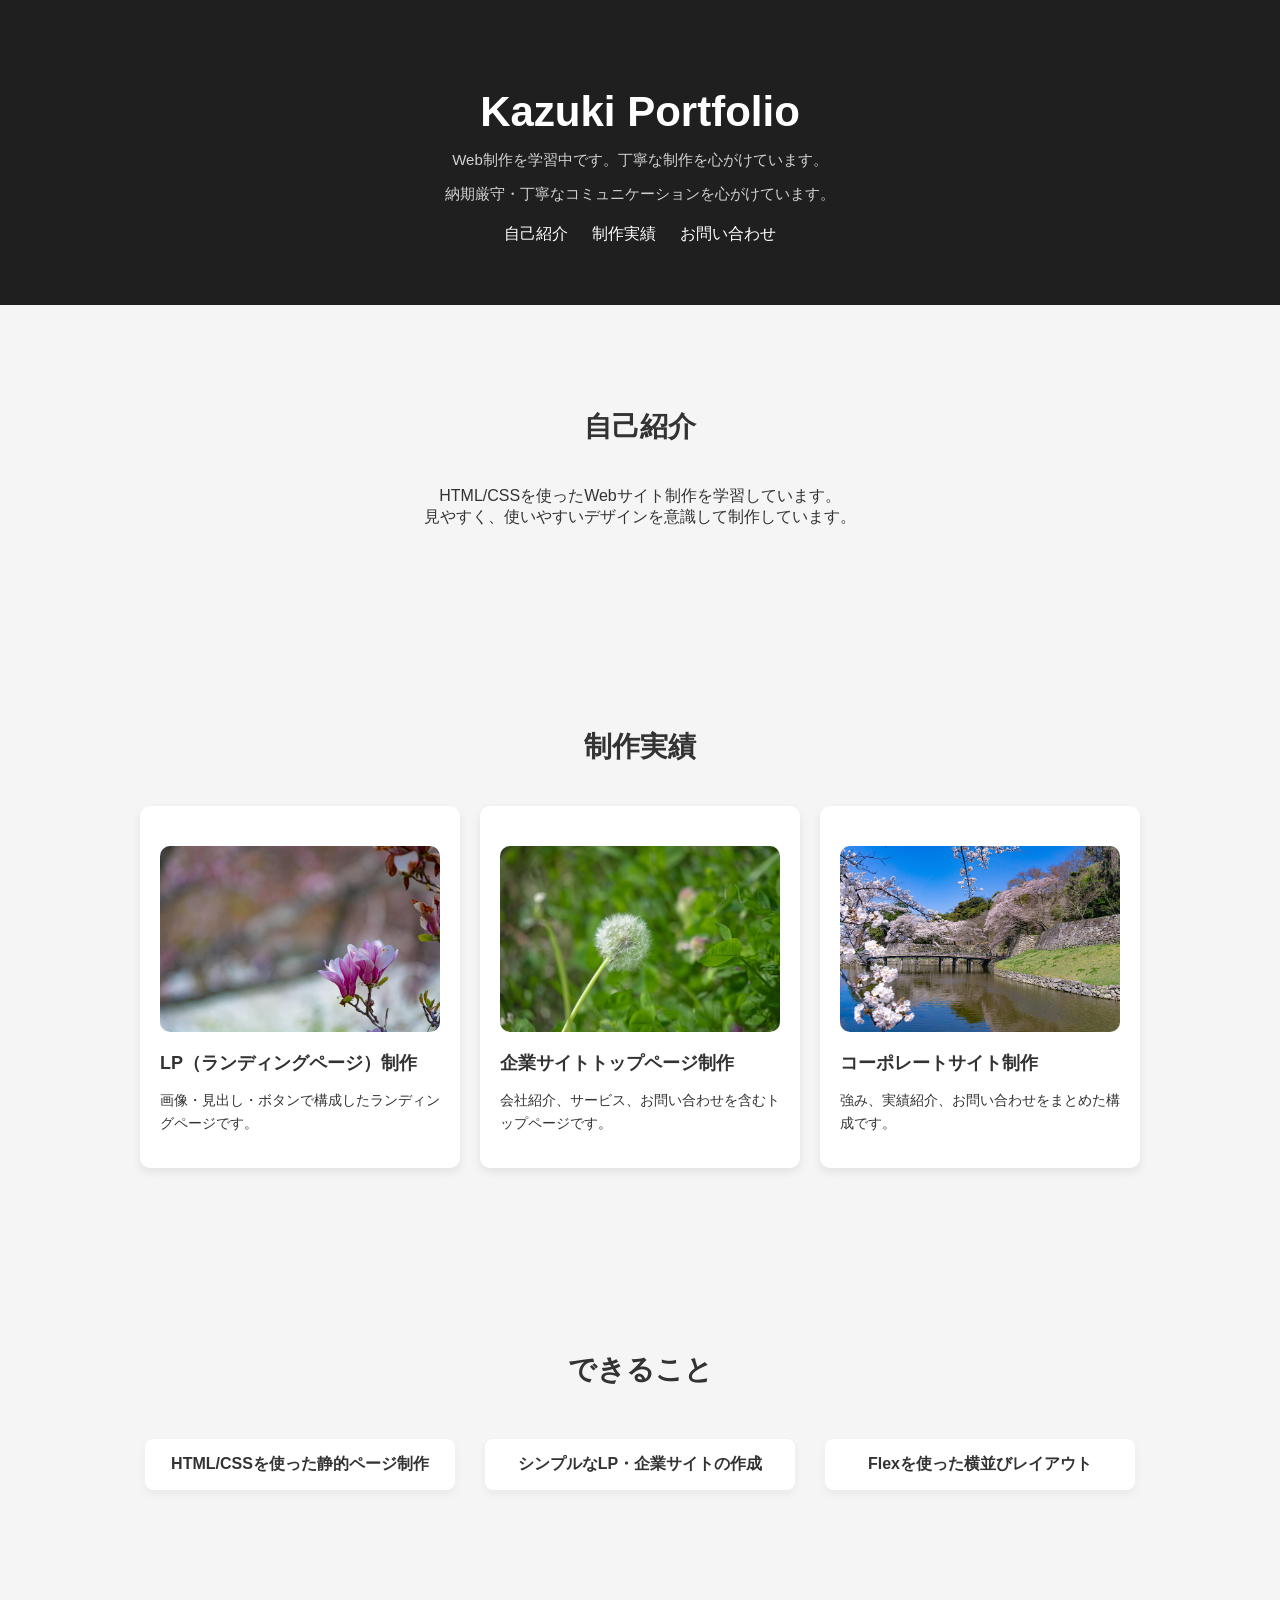
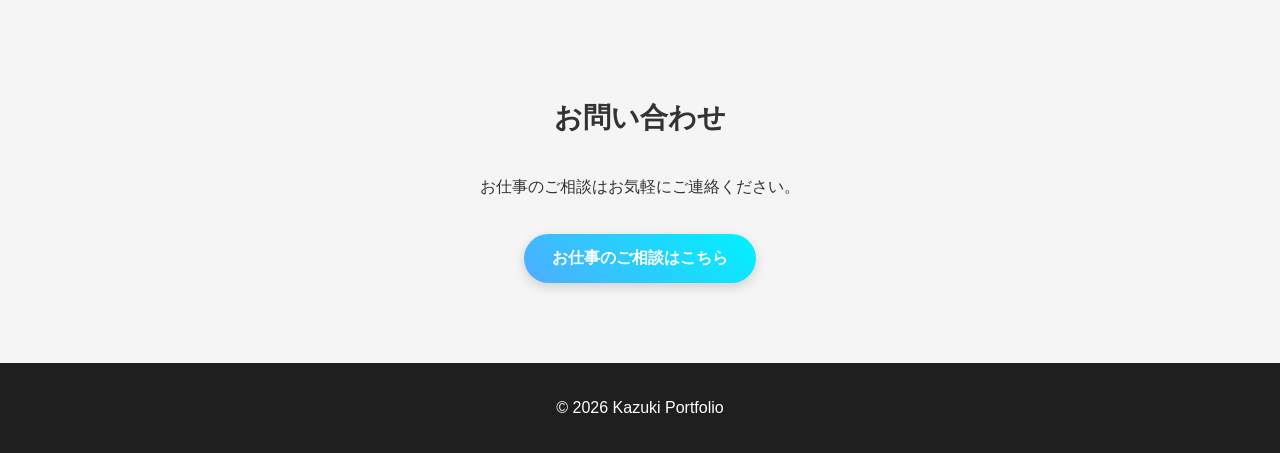
<file: index.html>
<!DOCTYPE html>
<html lang="ja">
<head>
  <meta charset="UTF-8">
  <title>Portfolio</title>
  <link rel="stylesheet" href="style.css">
</head>
<body>

<header>
  <div class="container">
    <h1>Kazuki Portfolio</h1>
    <p>Web制作を学習中です。丁寧な制作を心がけています。</p>
    <p>納期厳守・丁寧なコミュニケーションを心がけています。</p>

    <nav>
      <a href="#profile">自己紹介</a>
      <a href="#works">制作実績</a>
      <a href="#contact">お問い合わせ</a>
    </nav>
  </div>
</header>

<main>
  <section class="profile" id="profile">
    <div class="container">
      <h2>自己紹介</h2>
      <p>
        HTML/CSSを使ったWebサイト制作を学習しています。<br>
        見やすく、使いやすいデザインを意識して制作しています。
      </p>
    </div>
  </section>

  <section class="works" id="works">
    <div class="container">
      <h2>制作実績</h2>
      <div class="works-list">

        <div class="work-card">
          <a href="lp.html">
            <img src="zubotty202sDSC_0005-h_TP_V4.jpg" alt="LP制作">
          </a>
          <h3>LP（ランディングページ）制作</h3>
          <p>画像・見出し・ボタンで構成したランディングページです。</p>
        </div>

        <div class="work-card">
          <a href="company.html">
            <img src="rinmon629-9584_TP_V4.jpg" alt="企業サイトトップページ制作">
          </a>
          <h3>企業サイトトップページ制作</h3>
          <p>会社紹介、サービス、お問い合わせを含むトップページです。</p>
        </div>

        <div class="work-card">
          <a href="business.html">
            <img src="zubotty2328_1DSC05595-d_TP_V4.jpg" alt="コーポレートサイト制作">
          </a>
          <h3>コーポレートサイト制作</h3>
          <p>強み、実績紹介、お問い合わせをまとめた構成です。</p>
        </div>

      </div>
    </div>
  </section>

  <section class="skills">
    <div class="container">
      <h2>できること</h2>
      <ul>
        <li>HTML/CSSを使った静的ページ制作</li>
        <li>シンプルなLP・企業サイトの作成</li>
        <li>Flexを使った横並びレイアウト</li>
      </ul>
    </div>
  </section>

  <section class="contact" id="contact">
    <div class="container">
      <h2>お問い合わせ</h2>
      <p>お仕事のご相談はお気軽にご連絡ください。</p>
      <a href="#" class="btn">お仕事のご相談はこちら</a>
    </div>
  </section>
</main>

<footer>
  <div class="container">
    <p>© 2026 Kazuki Portfolio</p>
  </div>
</footer>

</body>
</html>
</file>
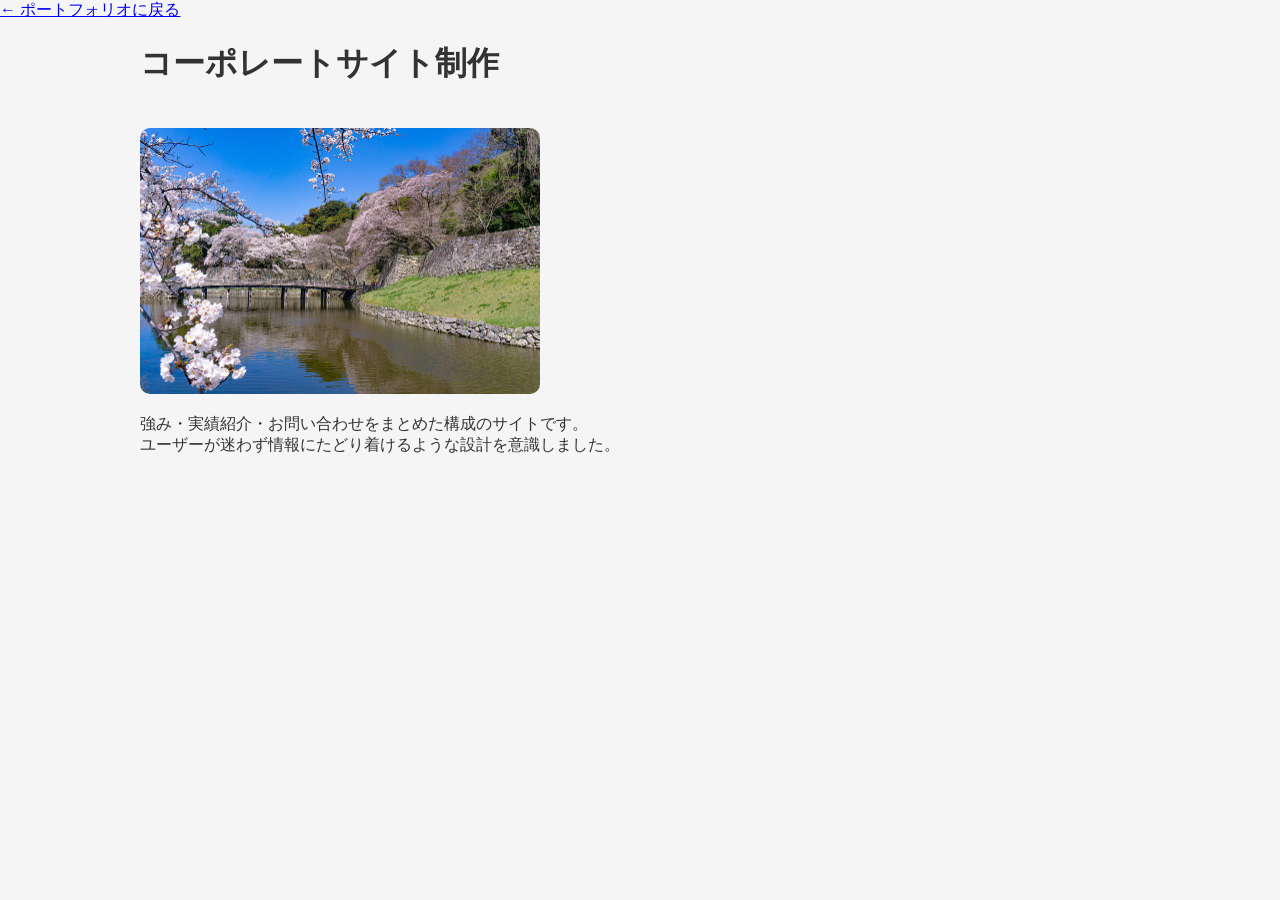
<file: business.html>
<!DOCTYPE html>
<html lang="ja">
<head>
  <meta charset="UTF-8">
  <title>LP制作</title>
  <link rel="stylesheet" href="style.css">
</head>
<body>

<a href="index.html">← ポートフォリオに戻る</a>

<div class="container">
 <h1>コーポレートサイト制作</h1>

<img src="zubotty2328_1DSC05595-d_TP_V4.jpg" alt="コーポレートサイト">

<p>
強み・実績紹介・お問い合わせをまとめた構成のサイトです。<br>
ユーザーが迷わず情報にたどり着けるような設計を意識しました。
  </p>
</div>

</body>
</html>
</file>
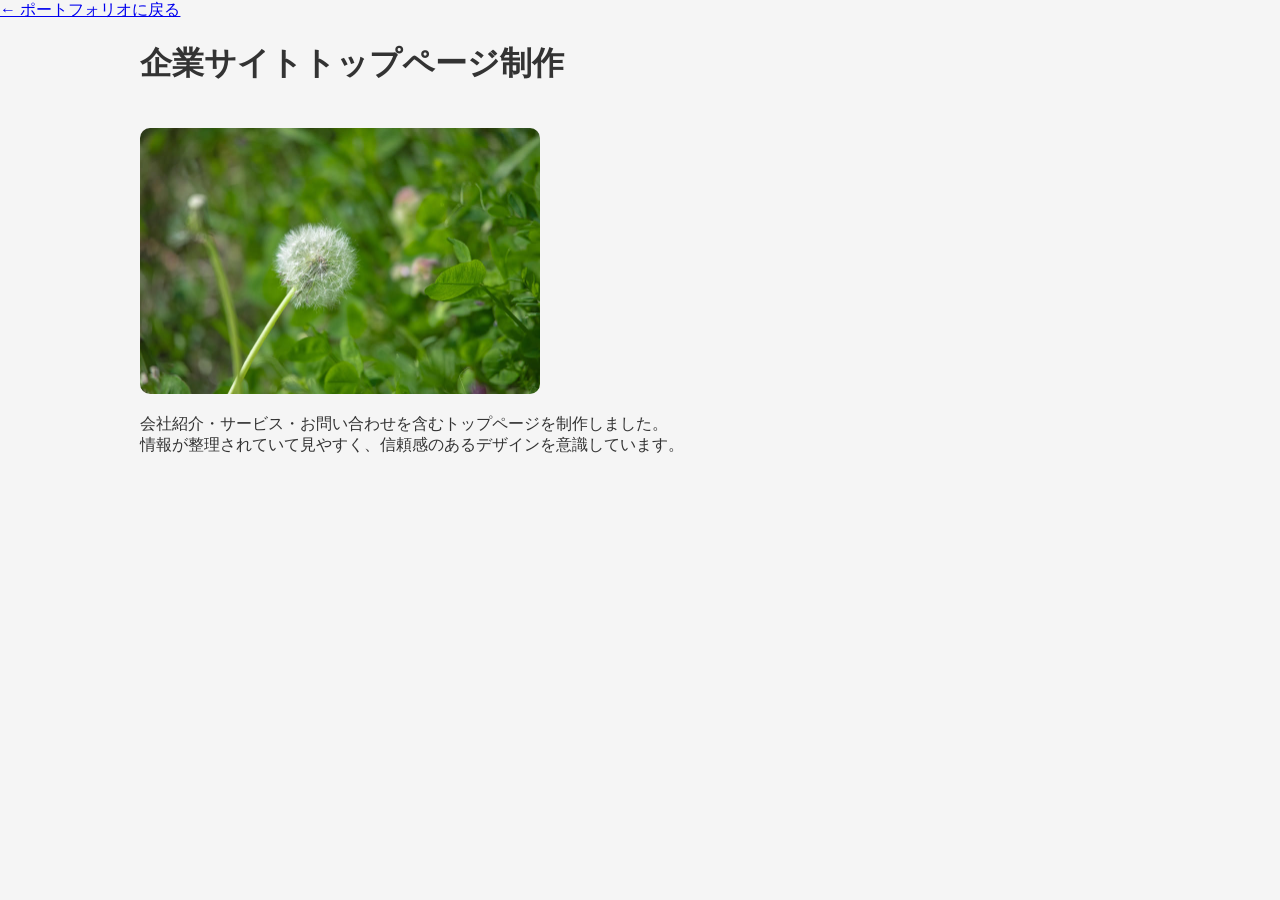
<file: company.html>
<!DOCTYPE html>
<html lang="ja">
<head>
  <meta charset="UTF-8">
  <title>LP制作</title>
  <link rel="stylesheet" href="style.css">
</head>
<body>

<a href="index.html">← ポートフォリオに戻る</a>

<div class="container">
  <h1>企業サイトトップページ制作</h1>

<img src="rinmon629-9584_TP_V4.jpg" alt="企業サイト">

<p>
会社紹介・サービス・お問い合わせを含むトップページを制作しました。<br>
情報が整理されていて見やすく、信頼感のあるデザインを意識しています。
</p>
</div>

</body>
</html>
</file>
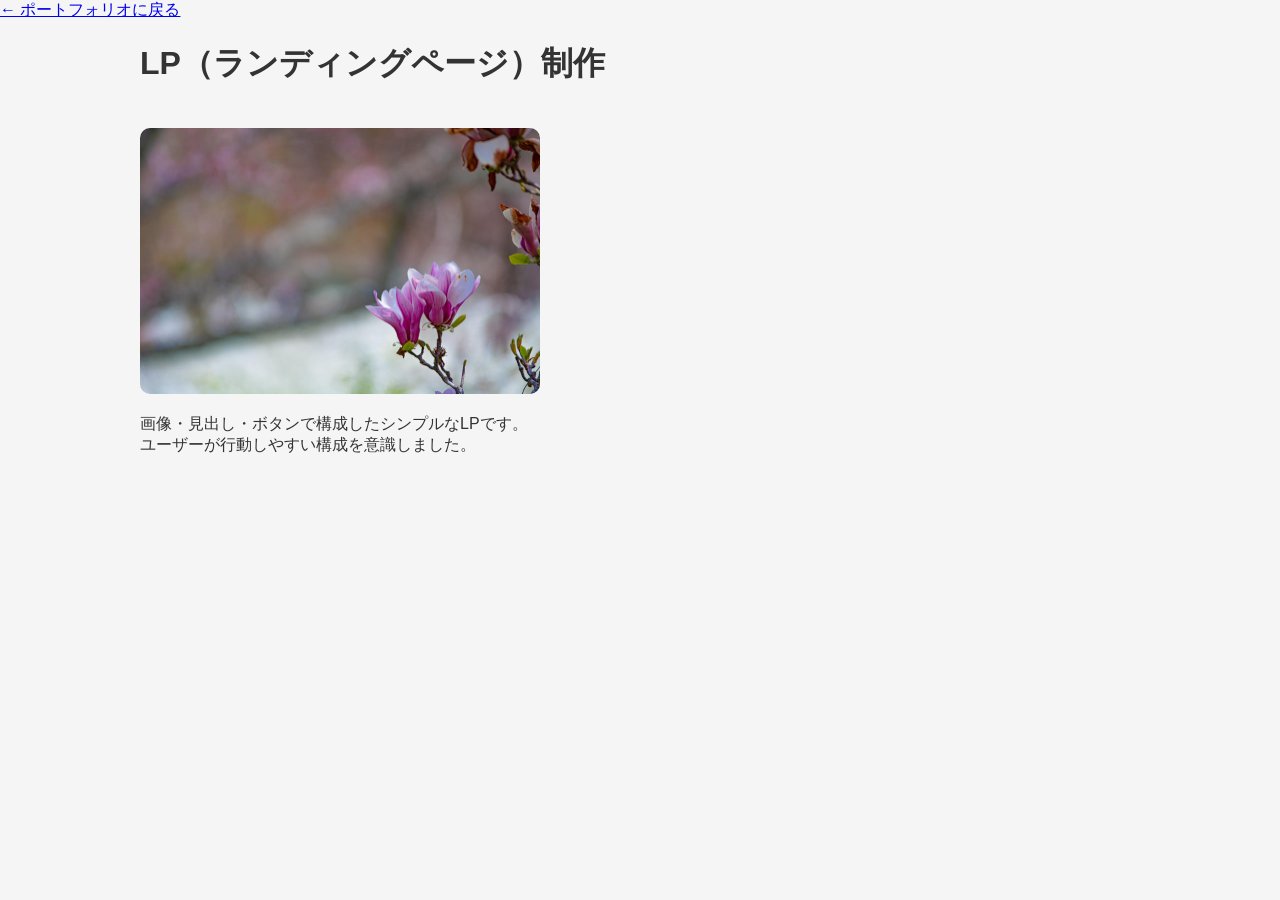
<file: lp.html>
<!DOCTYPE html>
<html lang="ja">
<head>
  <meta charset="UTF-8">
  <title>LP制作</title>
  <link rel="stylesheet" href="style.css">
</head>
<body>

<a href="index.html">← ポートフォリオに戻る</a>

<div class="container">
  <h1>LP（ランディングページ）制作</h1>

  <img src="zubotty202sDSC_0005-h_TP_V4.jpg" alt="">

  <p>
    画像・見出し・ボタンで構成したシンプルなLPです。<br>
    ユーザーが行動しやすい構成を意識しました。
  </p>
</div>

</body>
</html>
</file>
<file: style.css>
body {
  margin: 0;
  font-family: sans-serif;
  background-color: #f5f5f5;
  color: #333;
}

.container {
  width: 90%;
  max-width: 1000px;
  margin: 0 auto;
}

header {
  background-color: #1f1f1f;
  color: white;
  text-align: center;
  padding: 60px 20px;
}

header h1 {
  font-size: 42px;
  margin-bottom: 10px;
  font-weight:bold
}

header p {
  font-size: 15px;
  opacity: 0.8;
  margin-bottom:10px;
}

nav {
  margin-top: 20px;
}

nav a {
  margin: 0 10px;
  color: white;
  text-decoration: none;
}

section {
  padding: 80px 0;
}

h2 {
  text-align: center;
  margin-bottom: 40px;
  font-size: 28px;
}

.profile,
.skills,
.contact {
  text-align: center;
}

.works-list {
  display: flex;
  justify-content: center;
  gap: 20px;
}

.work-card {
  background-color: white;
  width: 340px;
  padding: 20px;
  border-radius: 10px;
  box-shadow: 0 4px 10px rgba(0, 0, 0, 0.08);
  transition: 0.3s;
  text-align:left;
}

.work-card h3 {
  font-size: 18px;
  margin: 15px 0 10px;
}

.work-card p {
  font-size: 14px;
  line-height: 1.6;
  transition: 0.3s;
}

.work-card:hover {
  transform: translateY(-8px);
  box-shadow: 0 8px 20px rgba(0, 0, 0, 0.15);
}

.work-card img {
  width: 100%;
  border-radius: 10px;
}

.skills ul {
  list-style: none;
  padding: 0;
  display:flex;
  justify-content: center;
  gap: 20px;
  flex-wrap: wrap;
  font-weight: bold;
}

.skills li {
  background-color: white;
  margin: 10px auto;
  padding: 15px;
  max-width: 500px;
  border-radius: 8px;
  box-shadow: 0 4px 10px rgba(0, 0, 0, 0.05);
  width:280px
}

.btn {
  display: inline-block;
  margin-top: 20px;
  padding: 14px 28px;
  background: linear-gradient(45deg, #4facfe, #00f2fe);
  color: white;
  text-decoration: none;
  border-radius: 30px;
  transition: 0.3s;
  font-weight: bold;
  box-shadow:0 4px 12px rgba(0,0,0,0.15);
}

.btn:hover {
  transform: translateY(-3px);
  box-shadow: 0 8px 20px rgba(0, 0, 0, 0.2);
}

footer {
  background-color: #1f1f1f;
  color: white;
  text-align: center;
  padding: 20px;
}

.back-link {
  display: inline-block;
  margin: 20px;
  color: #333;
  text-decoration: none;
  font-weight: bold;
}

.container img {
  width: 100%;
  max-width: 400px;
  border-radius: 10px;
  margin-top: 20px;
}
</file>
